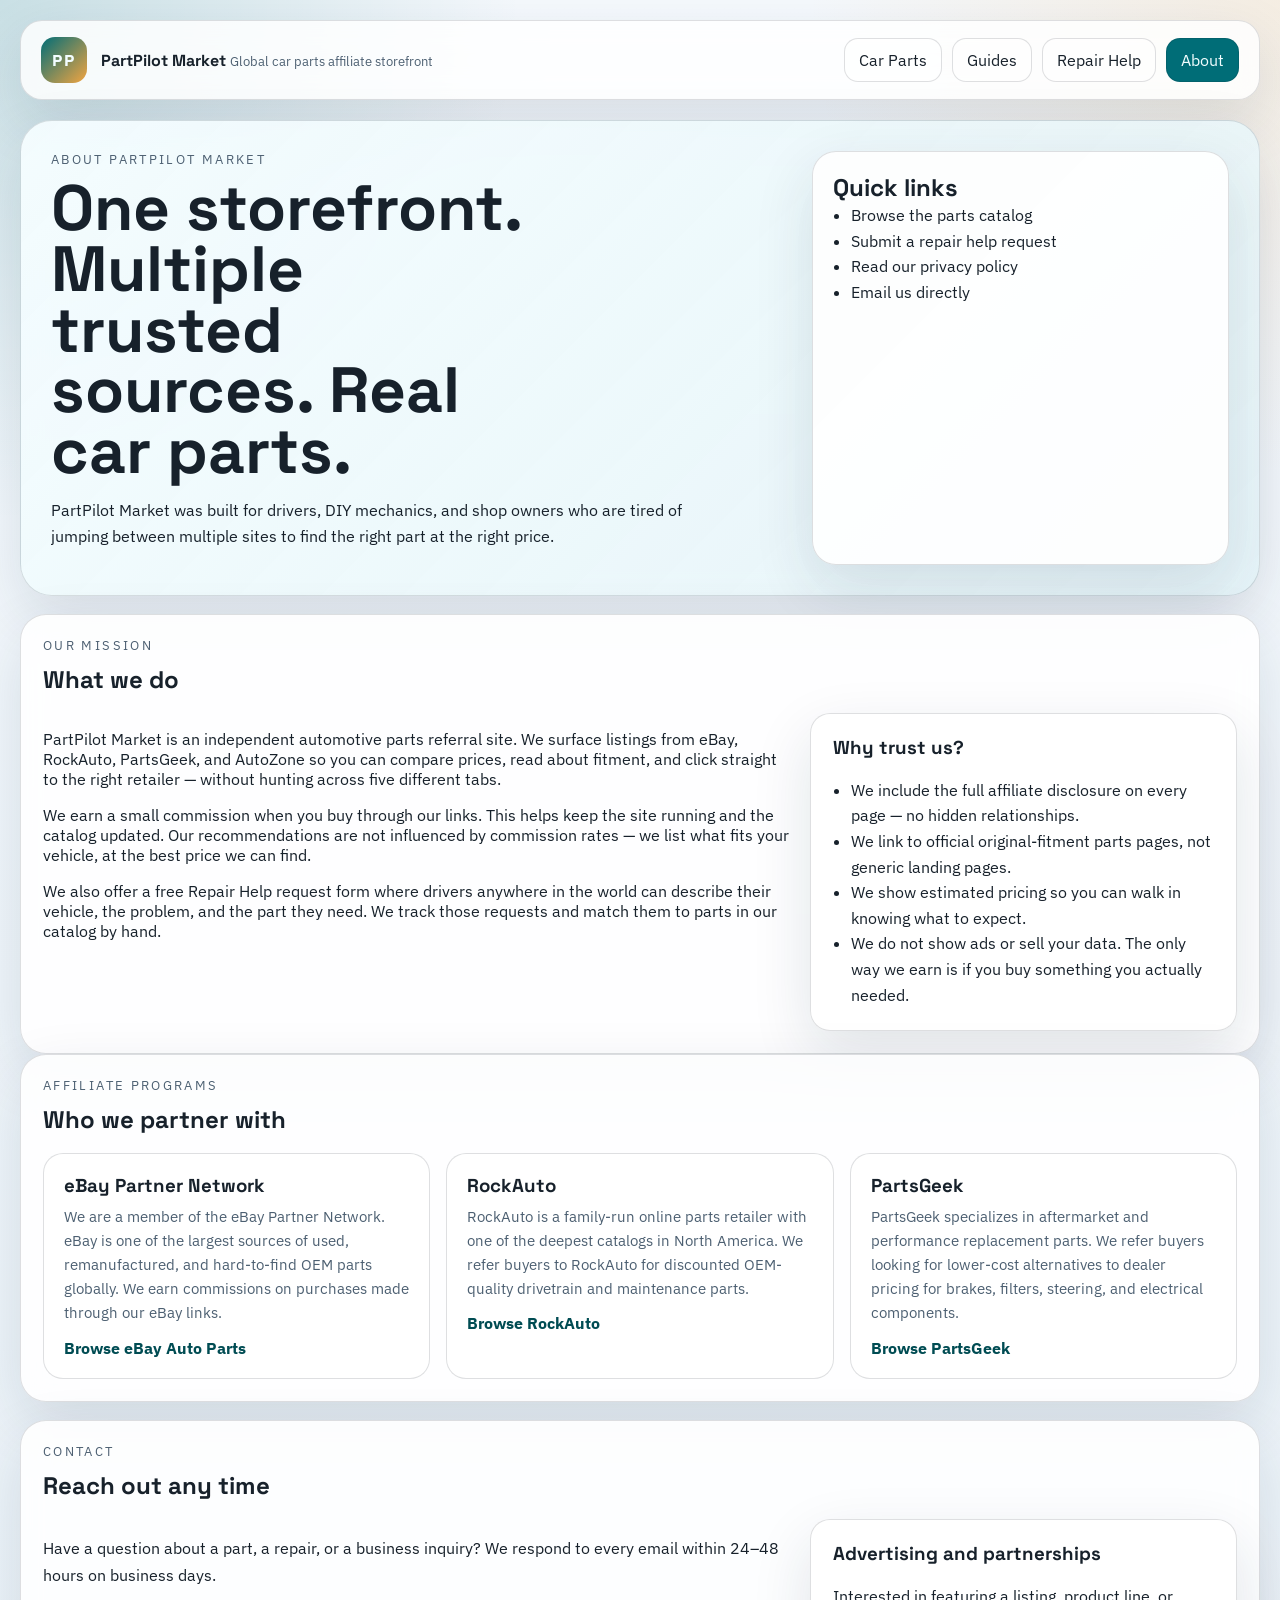
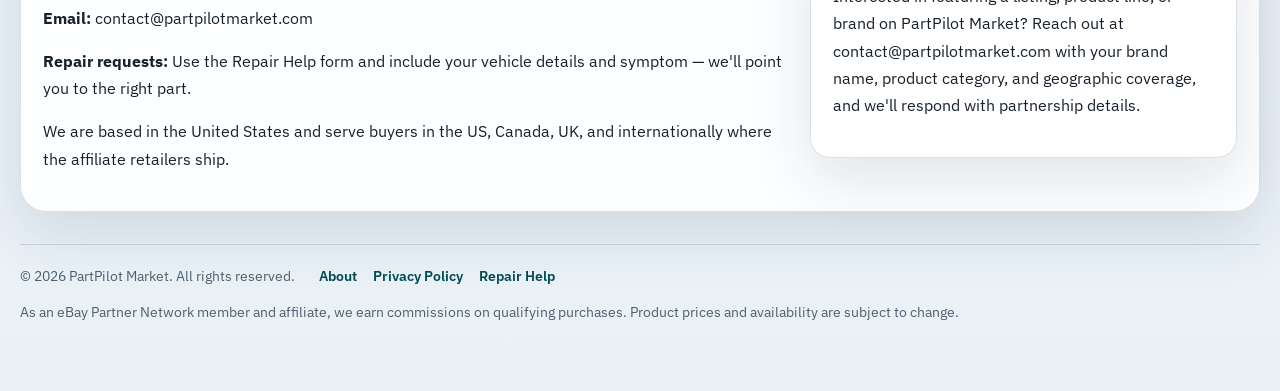
<file: about.html>
<!doctype html>
<html lang="en">
<head>
  <meta charset="utf-8">
  <meta name="viewport" content="width=device-width, initial-scale=1">
  <title>About – PartPilot Market</title>
  <link rel="preconnect" href="https://fonts.googleapis.com">
  <link rel="preconnect" href="https://fonts.gstatic.com" crossorigin>
  <link href="https://fonts.googleapis.com/css2?family=Space+Grotesk:wght@400;500;700&family=IBM+Plex+Sans:wght@400;500;600&display=swap" rel="stylesheet">
  <link rel="stylesheet" href="styles.css">
</head>
<body data-page="about">
  <div class="site-shell">
    <header class="topbar">
      <a class="brand" href="index.html">
        <span class="brand-mark">PP</span>
        <span>
          <strong>PartPilot Market</strong>
          <small>Global car parts affiliate storefront</small>
        </span>
      </a>
      <nav class="nav">
        <a class="nav-link" href="index.html">Car Parts</a>
        <a class="nav-link" href="index.html#car-guides">Guides</a>
        <a class="nav-link" href="repair-help.html">Repair Help</a>
        <a class="nav-link active" href="about.html">About</a>
      </nav>
    </header>

    <main>
      <section class="hero hero-about">
        <div>
          <p class="eyebrow">About PartPilot Market</p>
          <h1>One storefront. Multiple trusted sources. Real car parts.</h1>
          <p class="hero-copy">PartPilot Market was built for drivers, DIY mechanics, and shop owners who are tired of jumping between multiple sites to find the right part at the right price.</p>
        </div>
        <aside class="hero-panel">
          <h2>Quick links</h2>
          <ul class="check-list">
            <li><a href="index.html">Browse the parts catalog</a></li>
            <li><a href="repair-help.html">Submit a repair help request</a></li>
            <li><a href="privacy.html">Read our privacy policy</a></li>
            <li><a href="mailto:contact@partpilotmarket.com">Email us directly</a></li>
          </ul>
        </aside>
      </section>

      <section class="panel">
        <div class="section-head">
          <div>
            <p class="eyebrow">Our mission</p>
            <h2>What we do</h2>
          </div>
        </div>
        <div class="about-grid">
          <div>
            <p>PartPilot Market is an independent automotive parts referral site. We surface listings from eBay, RockAuto, PartsGeek, and AutoZone so you can compare prices, read about fitment, and click straight to the right retailer — without hunting across five different tabs.</p>
            <p>We earn a small commission when you buy through our links. This helps keep the site running and the catalog updated. Our recommendations are not influenced by commission rates — we list what fits your vehicle, at the best price we can find.</p>
            <p>We also offer a free <a href="repair-help.html">Repair Help request form</a> where drivers anywhere in the world can describe their vehicle, the problem, and the part they need. We track those requests and match them to parts in our catalog by hand.</p>
          </div>
          <aside class="panel about-aside">
            <h3>Why trust us?</h3>
            <ul class="stack-list">
              <li>We include the full affiliate disclosure on every page — no hidden relationships.</li>
              <li>We link to official original-fitment parts pages, not generic landing pages.</li>
              <li>We show estimated pricing so you can walk in knowing what to expect.</li>
              <li>We do not show ads or sell your data. The only way we earn is if you buy something you actually needed.</li>
            </ul>
          </aside>
        </div>
      </section>

      <section class="panel">
        <div class="section-head">
          <div>
            <p class="eyebrow">Affiliate programs</p>
            <h2>Who we partner with</h2>
          </div>
        </div>
        <div class="partner-grid">
          <div class="partner-card">
            <h3>eBay Partner Network</h3>
            <p>We are a member of the eBay Partner Network. eBay is one of the largest sources of used, remanufactured, and hard-to-find OEM parts globally. We earn commissions on purchases made through our eBay links.</p>
            <a class="text-link" href="https://www.ebay.com/b/Auto-Parts-and-Accessories/6028/bn_569479" target="_blank" rel="noreferrer">Browse eBay Auto Parts</a>
          </div>
          <div class="partner-card">
            <h3>RockAuto</h3>
            <p>RockAuto is a family-run online parts retailer with one of the deepest catalogs in North America. We refer buyers to RockAuto for discounted OEM-quality drivetrain and maintenance parts.</p>
            <a class="text-link" href="https://www.rockauto.com" target="_blank" rel="noreferrer">Browse RockAuto</a>
          </div>
          <div class="partner-card">
            <h3>PartsGeek</h3>
            <p>PartsGeek specializes in aftermarket and performance replacement parts. We refer buyers looking for lower-cost alternatives to dealer pricing for brakes, filters, steering, and electrical components.</p>
            <a class="text-link" href="https://www.partsgeek.com" target="_blank" rel="noreferrer">Browse PartsGeek</a>
          </div>
        </div>
      </section>

      <section class="panel contact-panel">
        <div class="section-head">
          <div>
            <p class="eyebrow">Contact</p>
            <h2>Reach out any time</h2>
          </div>
        </div>
        <div class="contact-grid">
          <div>
            <p>Have a question about a part, a repair, or a business inquiry? We respond to every email within 24–48 hours on business days.</p>
            <p><strong>Email:</strong> <a href="mailto:contact@partpilotmarket.com">contact@partpilotmarket.com</a></p>
            <p><strong>Repair requests:</strong> Use the <a href="repair-help.html">Repair Help form</a> and include your vehicle details and symptom — we'll point you to the right part.</p>
            <p>We are based in the United States and serve buyers in the US, Canada, UK, and internationally where the affiliate retailers ship.</p>
          </div>
          <aside class="panel about-aside">
            <h3>Advertising and partnerships</h3>
            <p>Interested in featuring a listing, product line, or brand on PartPilot Market? Reach out at <a href="mailto:contact@partpilotmarket.com">contact@partpilotmarket.com</a> with your brand name, product category, and geographic coverage, and we'll respond with partnership details.</p>
          </aside>
        </div>
      </section>
    </main>

    <footer class="site-footer">
      <div class="footer-inner">
        <span>&copy; 2026 PartPilot Market. All rights reserved.</span>
        <nav class="footer-nav">
          <a href="about.html">About</a>
          <a href="privacy.html">Privacy Policy</a>
          <a href="repair-help.html">Repair Help</a>
        </nav>
        <p class="fine-print footer-disclosure">As an eBay Partner Network member and affiliate, we earn commissions on qualifying purchases. Product prices and availability are subject to change.</p>
      </div>
    </footer>
  </div>
  <script src="app.js"></script>
</body>
</html>
</file>
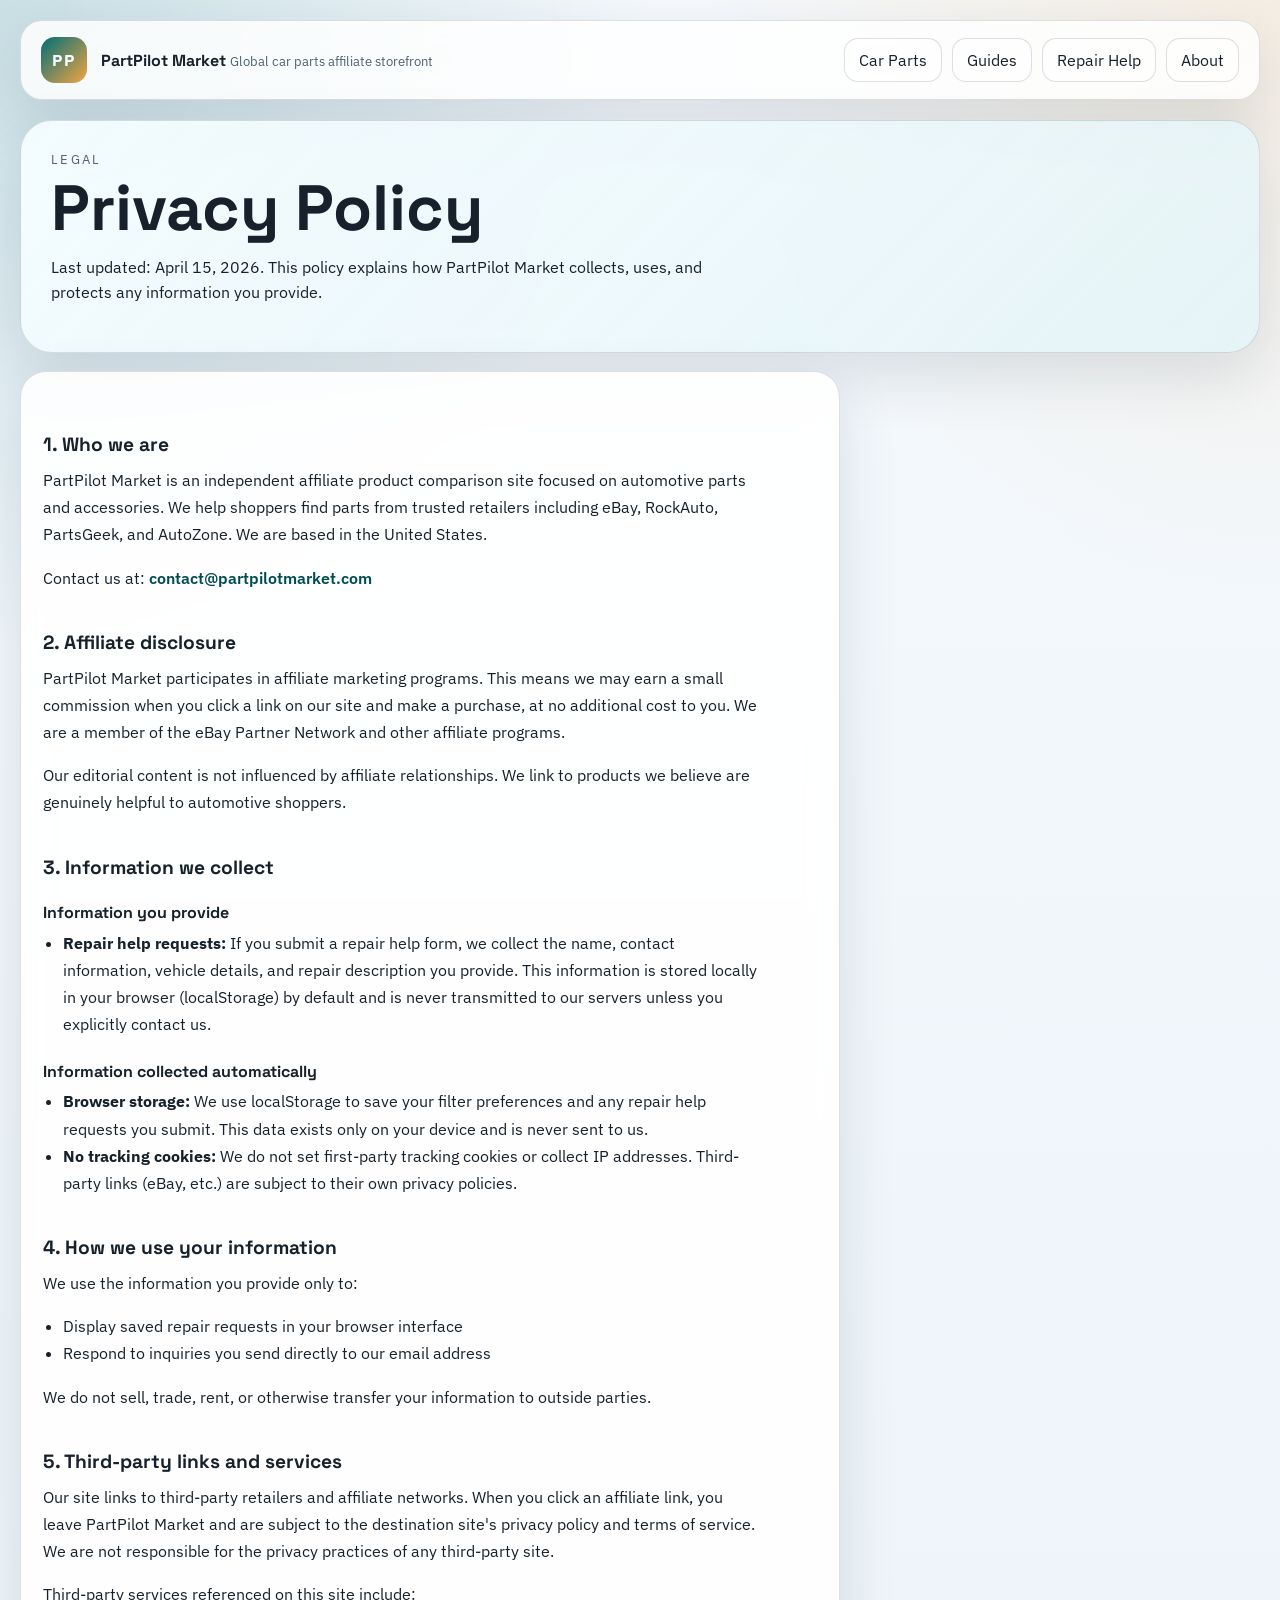
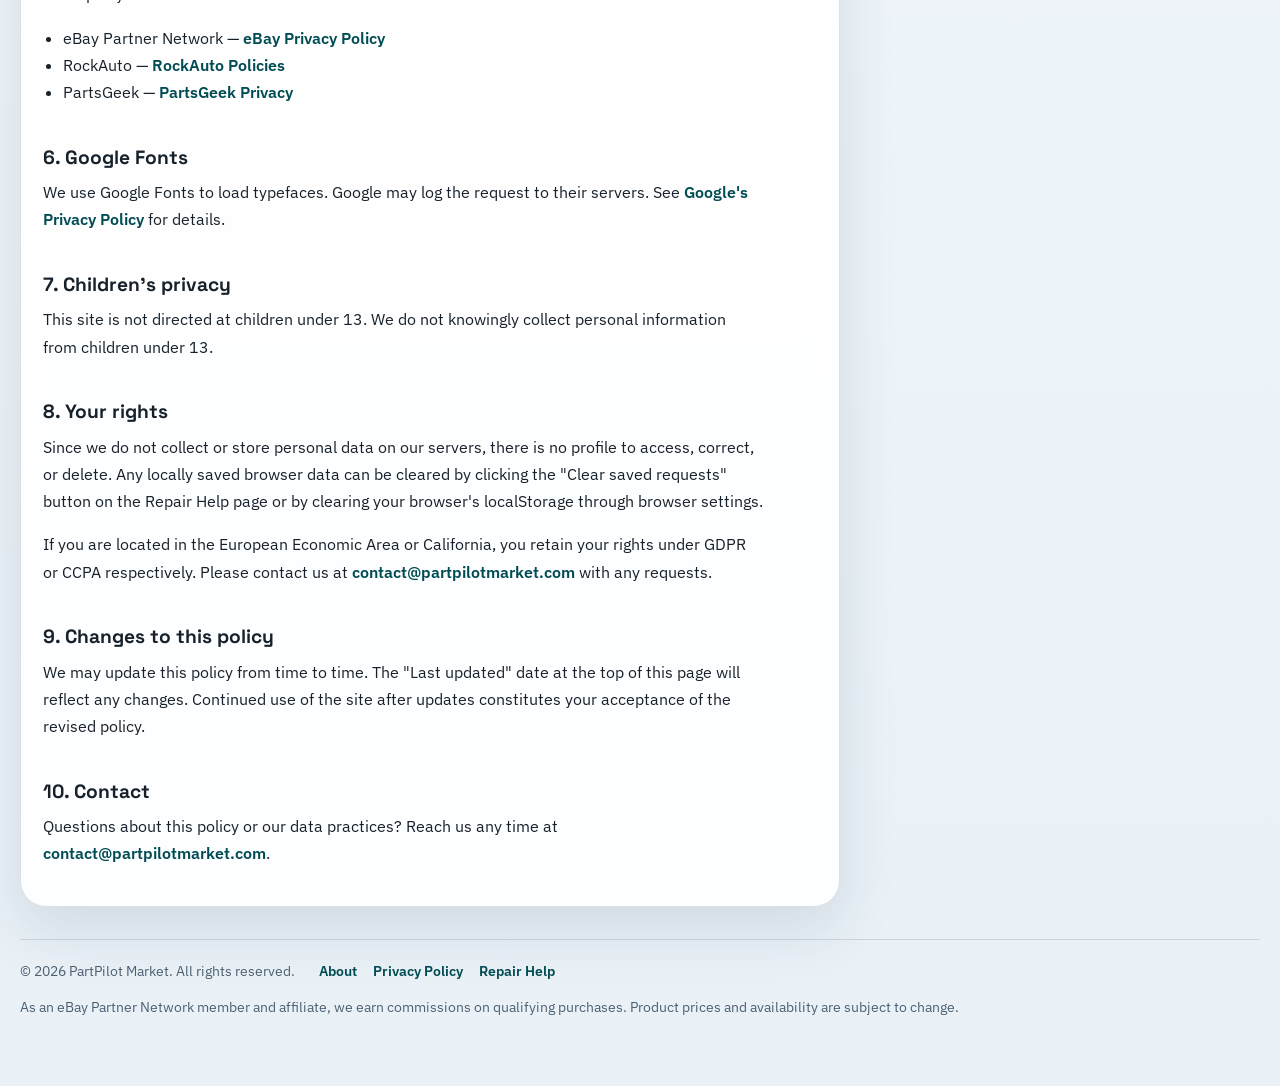
<file: privacy.html>
<!doctype html>
<html lang="en">
<head>
  <meta charset="utf-8">
  <meta name="viewport" content="width=device-width, initial-scale=1">
  <title>Privacy Policy – PartPilot Market</title>
  <link rel="preconnect" href="https://fonts.googleapis.com">
  <link rel="preconnect" href="https://fonts.gstatic.com" crossorigin>
  <link href="https://fonts.googleapis.com/css2?family=Space+Grotesk:wght@400;500;700&family=IBM+Plex+Sans:wght@400;500;600&display=swap" rel="stylesheet">
  <link rel="stylesheet" href="styles.css">
</head>
<body data-page="legal">
  <div class="site-shell">
    <header class="topbar">
      <a class="brand" href="index.html">
        <span class="brand-mark">PP</span>
        <span>
          <strong>PartPilot Market</strong>
          <small>Global car parts affiliate storefront</small>
        </span>
      </a>
      <nav class="nav">
        <a class="nav-link" href="index.html">Car Parts</a>
        <a class="nav-link" href="index.html#car-guides">Guides</a>
        <a class="nav-link" href="repair-help.html">Repair Help</a>
        <a class="nav-link" href="about.html">About</a>
      </nav>
    </header>

    <main>
      <section class="hero hero-legal">
        <div>
          <p class="eyebrow">Legal</p>
          <h1>Privacy Policy</h1>
          <p class="hero-copy">Last updated: April 15, 2026. This policy explains how PartPilot Market collects, uses, and protects any information you provide.</p>
        </div>
      </section>

      <section class="panel legal-panel">
        <div class="legal-body">

          <h2>1. Who we are</h2>
          <p>PartPilot Market is an independent affiliate product comparison site focused on automotive parts and accessories. We help shoppers find parts from trusted retailers including eBay, RockAuto, PartsGeek, and AutoZone. We are based in the United States.</p>
          <p>Contact us at: <a href="mailto:contact@partpilotmarket.com">contact@partpilotmarket.com</a></p>

          <h2>2. Affiliate disclosure</h2>
          <p>PartPilot Market participates in affiliate marketing programs. This means we may earn a small commission when you click a link on our site and make a purchase, at no additional cost to you. We are a member of the eBay Partner Network and other affiliate programs.</p>
          <p>Our editorial content is not influenced by affiliate relationships. We link to products we believe are genuinely helpful to automotive shoppers.</p>

          <h2>3. Information we collect</h2>
          <h3>Information you provide</h3>
          <ul>
            <li><strong>Repair help requests:</strong> If you submit a repair help form, we collect the name, contact information, vehicle details, and repair description you provide. This information is stored locally in your browser (localStorage) by default and is never transmitted to our servers unless you explicitly contact us.</li>
          </ul>
          <h3>Information collected automatically</h3>
          <ul>
            <li><strong>Browser storage:</strong> We use localStorage to save your filter preferences and any repair help requests you submit. This data exists only on your device and is never sent to us.</li>
            <li><strong>No tracking cookies:</strong> We do not set first-party tracking cookies or collect IP addresses. Third-party links (eBay, etc.) are subject to their own privacy policies.</li>
          </ul>

          <h2>4. How we use your information</h2>
          <p>We use the information you provide only to:</p>
          <ul>
            <li>Display saved repair requests in your browser interface</li>
            <li>Respond to inquiries you send directly to our email address</li>
          </ul>
          <p>We do not sell, trade, rent, or otherwise transfer your information to outside parties.</p>

          <h2>5. Third-party links and services</h2>
          <p>Our site links to third-party retailers and affiliate networks. When you click an affiliate link, you leave PartPilot Market and are subject to the destination site's privacy policy and terms of service. We are not responsible for the privacy practices of any third-party site.</p>
          <p>Third-party services referenced on this site include:</p>
          <ul>
            <li>eBay Partner Network — <a href="https://www.ebay.com/help/policies/member-behavior-policies/user-privacy-notice-privacy-policy?id=4260" target="_blank" rel="noreferrer">eBay Privacy Policy</a></li>
            <li>RockAuto — <a href="https://www.rockauto.com/en/policies/" target="_blank" rel="noreferrer">RockAuto Policies</a></li>
            <li>PartsGeek — <a href="https://www.partsgeek.com/privacy.html" target="_blank" rel="noreferrer">PartsGeek Privacy</a></li>
          </ul>

          <h2>6. Google Fonts</h2>
          <p>We use Google Fonts to load typefaces. Google may log the request to their servers. See <a href="https://policies.google.com/privacy" target="_blank" rel="noreferrer">Google's Privacy Policy</a> for details.</p>

          <h2>7. Children's privacy</h2>
          <p>This site is not directed at children under 13. We do not knowingly collect personal information from children under 13.</p>

          <h2>8. Your rights</h2>
          <p>Since we do not collect or store personal data on our servers, there is no profile to access, correct, or delete. Any locally saved browser data can be cleared by clicking the "Clear saved requests" button on the Repair Help page or by clearing your browser's localStorage through browser settings.</p>
          <p>If you are located in the European Economic Area or California, you retain your rights under GDPR or CCPA respectively. Please contact us at <a href="mailto:contact@partpilotmarket.com">contact@partpilotmarket.com</a> with any requests.</p>

          <h2>9. Changes to this policy</h2>
          <p>We may update this policy from time to time. The "Last updated" date at the top of this page will reflect any changes. Continued use of the site after updates constitutes your acceptance of the revised policy.</p>

          <h2>10. Contact</h2>
          <p>Questions about this policy or our data practices? Reach us any time at <a href="mailto:contact@partpilotmarket.com">contact@partpilotmarket.com</a>.</p>

        </div>
      </section>
    </main>

    <footer class="site-footer">
      <div class="footer-inner">
        <span>&copy; 2026 PartPilot Market. All rights reserved.</span>
        <nav class="footer-nav">
          <a href="about.html">About</a>
          <a href="privacy.html">Privacy Policy</a>
          <a href="repair-help.html">Repair Help</a>
        </nav>
        <p class="fine-print footer-disclosure">As an eBay Partner Network member and affiliate, we earn commissions on qualifying purchases. Product prices and availability are subject to change.</p>
      </div>
    </footer>
  </div>
  <script src="app.js"></script>
</body>
</html>
</file>
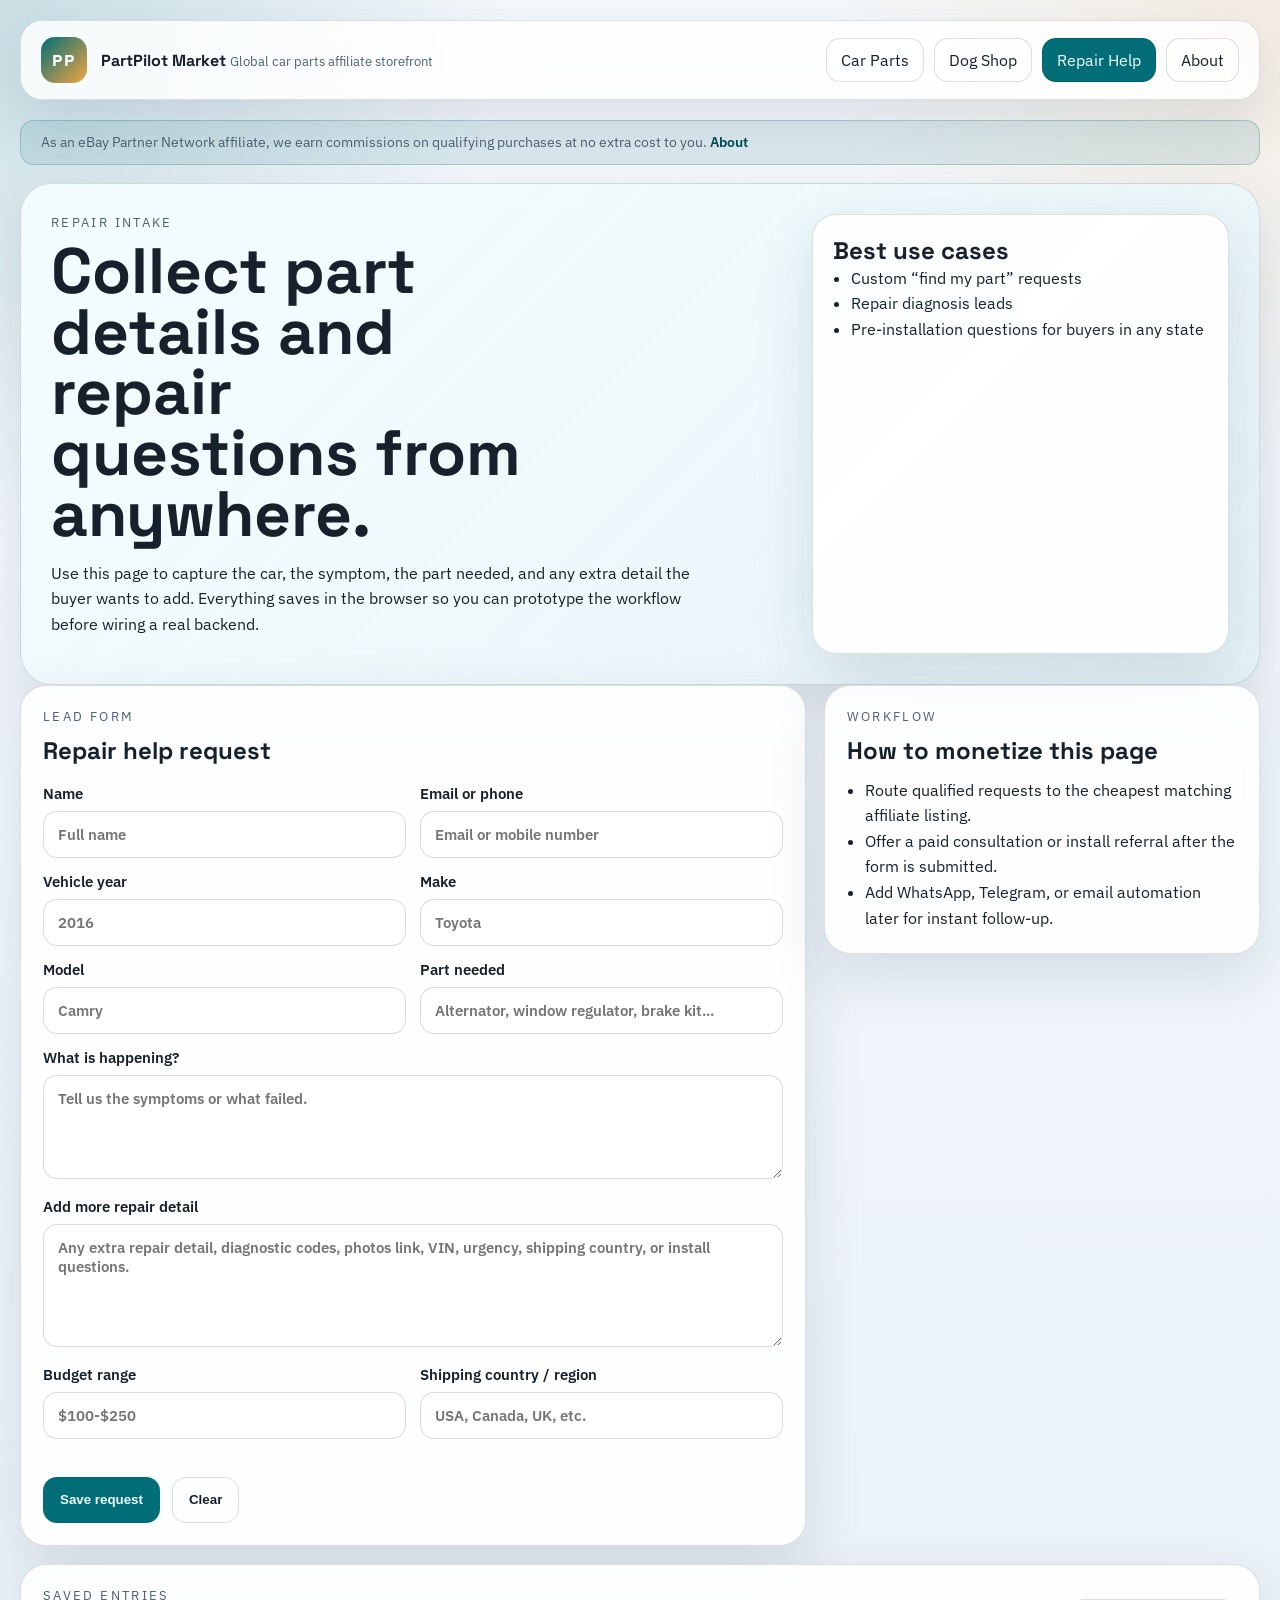
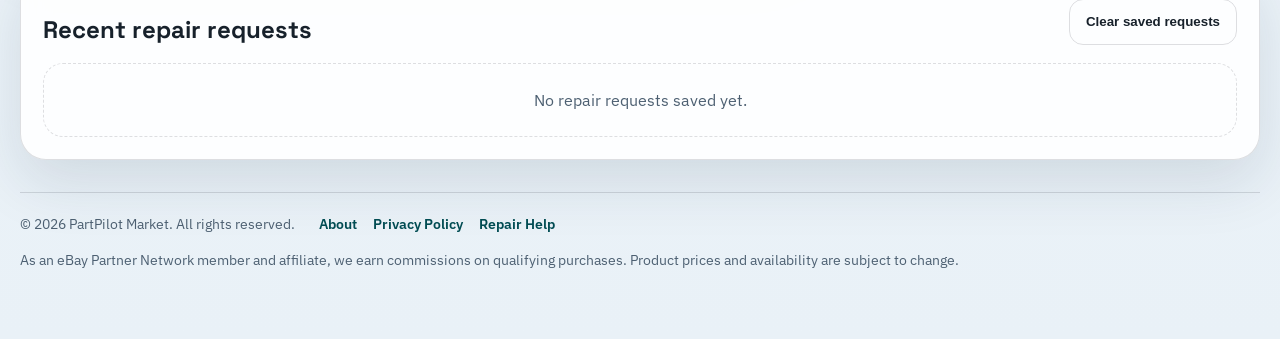
<file: repair-help.html>
<!doctype html>
<html lang="en">
<head>
  <meta charset="utf-8">
  <meta name="viewport" content="width=device-width, initial-scale=1">
  <title>PartPilot Repair Help</title>
  <link rel="preconnect" href="https://fonts.googleapis.com">
  <link rel="preconnect" href="https://fonts.gstatic.com" crossorigin>
  <link href="https://fonts.googleapis.com/css2?family=Space+Grotesk:wght@400;500;700&family=IBM+Plex+Sans:wght@400;500;600&display=swap" rel="stylesheet">
  <link rel="stylesheet" href="styles.css">
</head>
<body data-page="repair">
  <div class="site-shell">
    <header class="topbar">
      <a class="brand" href="index.html">
        <span class="brand-mark">PP</span>
        <span>
          <strong>PartPilot Market</strong>
          <small>Global car parts affiliate storefront</small>
        </span>
      </a>
      <nav class="nav">
        <a class="nav-link" href="index.html">Car Parts</a>
        <a class="nav-link" href="dogs.html">Dog Shop</a>
        <a class="nav-link active" href="repair-help.html">Repair Help</a>
        <a class="nav-link" href="about.html">About</a>
      </nav>
    </header>

    <div class="disclosure-banner">
      <p>As an eBay Partner Network affiliate, we earn commissions on qualifying purchases at no extra cost to you. <a href="about.html">About</a></p>
    </div>

    <main>
      <section class="hero hero-repair">
        <div>
          <p class="eyebrow">Repair intake</p>
          <h1>Collect part details and repair questions from anywhere.</h1>
          <p class="hero-copy">Use this page to capture the car, the symptom, the part needed, and any extra detail the buyer wants to add. Everything saves in the browser so you can prototype the workflow before wiring a real backend.</p>
        </div>
        <aside class="hero-panel">
          <h2>Best use cases</h2>
          <ul class="check-list">
            <li>Custom “find my part” requests</li>
            <li>Repair diagnosis leads</li>
            <li>Pre-installation questions for buyers in any state</li>
          </ul>
        </aside>
      </section>

      <section class="layout-grid repair-layout">
        <section class="panel form-panel">
          <div class="section-head">
            <div>
              <p class="eyebrow">Lead form</p>
              <h2>Repair help request</h2>
            </div>
          </div>
          <form id="repair-form" class="repair-form">
            <label>
              Name
              <input name="name" required placeholder="Full name">
            </label>
            <label>
              Email or phone
              <input name="contact" required placeholder="Email or mobile number">
            </label>
            <label>
              Vehicle year
              <input name="year" placeholder="2016">
            </label>
            <label>
              Make
              <input name="make" placeholder="Toyota">
            </label>
            <label>
              Model
              <input name="model" placeholder="Camry">
            </label>
            <label>
              Part needed
              <input name="part" required placeholder="Alternator, window regulator, brake kit...">
            </label>
            <label>
              What is happening?
              <textarea name="symptom" rows="4" required placeholder="Tell us the symptoms or what failed."></textarea>
            </label>
            <label>
              Add more repair detail
              <textarea name="details" rows="5" placeholder="Any extra repair detail, diagnostic codes, photos link, VIN, urgency, shipping country, or install questions."></textarea>
            </label>
            <label>
              Budget range
              <input name="budget" placeholder="$100-$250">
            </label>
            <label>
              Shipping country / region
              <input name="location" placeholder="USA, Canada, UK, etc.">
            </label>
            <div class="form-actions">
              <button class="button button-primary" type="submit">Save request</button>
              <button class="button button-secondary" type="reset">Clear</button>
            </div>
          </form>
        </section>

        <aside class="panel tips-panel">
          <div class="section-head compact">
            <div>
              <p class="eyebrow">Workflow</p>
              <h2>How to monetize this page</h2>
            </div>
          </div>
          <ul class="stack-list">
            <li>Route qualified requests to the cheapest matching affiliate listing.</li>
            <li>Offer a paid consultation or install referral after the form is submitted.</li>
            <li>Add WhatsApp, Telegram, or email automation later for instant follow-up.</li>
          </ul>
        </aside>
      </section>

      <section class="panel">
        <div class="section-head">
          <div>
            <p class="eyebrow">Saved entries</p>
            <h2>Recent repair requests</h2>
          </div>
          <button id="clear-requests" class="button button-secondary" type="button">Clear saved requests</button>
        </div>
        <div id="repair-requests" class="request-grid"></div>
      </section>
    </main>
    <footer class="site-footer">
      <div class="footer-inner">
        <span>&copy; 2026 PartPilot Market. All rights reserved.</span>
        <nav class="footer-nav">
          <a href="about.html">About</a>
          <a href="privacy.html">Privacy Policy</a>
          <a href="repair-help.html">Repair Help</a>
        </nav>
        <p class="fine-print footer-disclosure">As an eBay Partner Network member and affiliate, we earn commissions on qualifying purchases. Product prices and availability are subject to change.</p>
      </div>
    </footer>
  </div>
  <script src="app.js"></script>
</body>
</html>
</file>
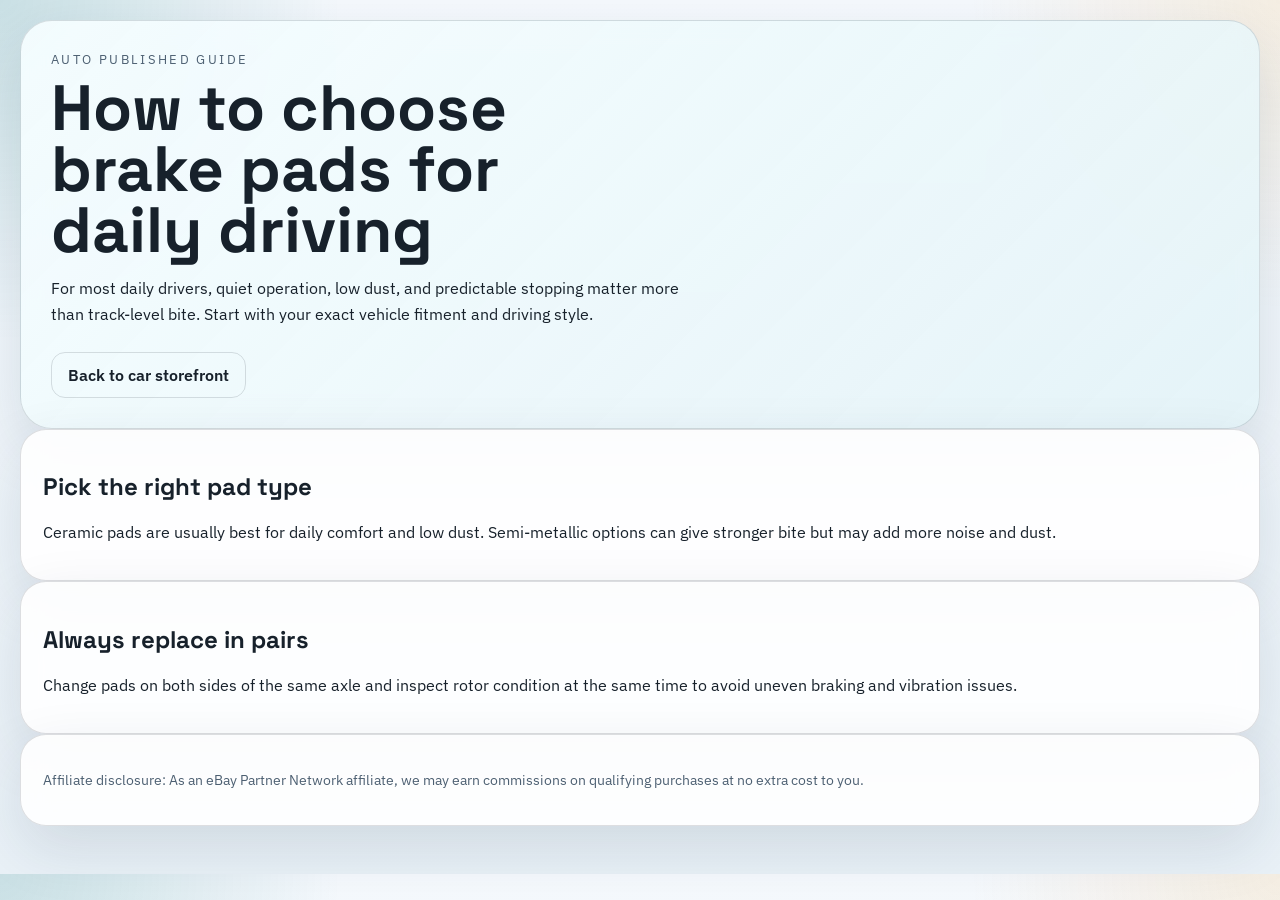
<file: posts/2026-04-15-how-to-choose-brake-pads-for-daily-driving.html>
<!doctype html>
<html lang="en">
<head>
  <meta charset="utf-8">
  <meta name="viewport" content="width=device-width, initial-scale=1">
  <title>How to choose brake pads for daily driving</title>
  <link rel="preconnect" href="https://fonts.googleapis.com">
  <link rel="preconnect" href="https://fonts.gstatic.com" crossorigin>
  <link href="https://fonts.googleapis.com/css2?family=Space+Grotesk:wght@400;500;700&family=IBM+Plex+Sans:wght@400;500;600&display=swap" rel="stylesheet">
  <link rel="stylesheet" href="../styles.css">
</head>
<body>
  <div class="site-shell">
    <main>
      <section class="hero">
        <div>
          <p class="eyebrow">Auto published guide</p>
          <h1>How to choose brake pads for daily driving</h1>
          <p class="hero-copy">For most daily drivers, quiet operation, low dust, and predictable stopping matter more than track-level bite. Start with your exact vehicle fitment and driving style.</p>
          <div class="hero-actions">
            <a class="button button-secondary" href="../index.html">Back to car storefront</a>
          </div>
        </div>
      </section>
      <section class="panel">
        <h2>Pick the right pad type</h2>
        <p>Ceramic pads are usually best for daily comfort and low dust. Semi-metallic options can give stronger bite but may add more noise and dust.</p>
      </section>
      <section class="panel">
        <h2>Always replace in pairs</h2>
        <p>Change pads on both sides of the same axle and inspect rotor condition at the same time to avoid uneven braking and vibration issues.</p>
      </section>
      <section class="panel">
        <p class="fine-print">Affiliate disclosure: As an eBay Partner Network affiliate, we may earn commissions on qualifying purchases at no extra cost to you.</p>
      </section>
    </main>
  </div>
</body>
</html>
</file>
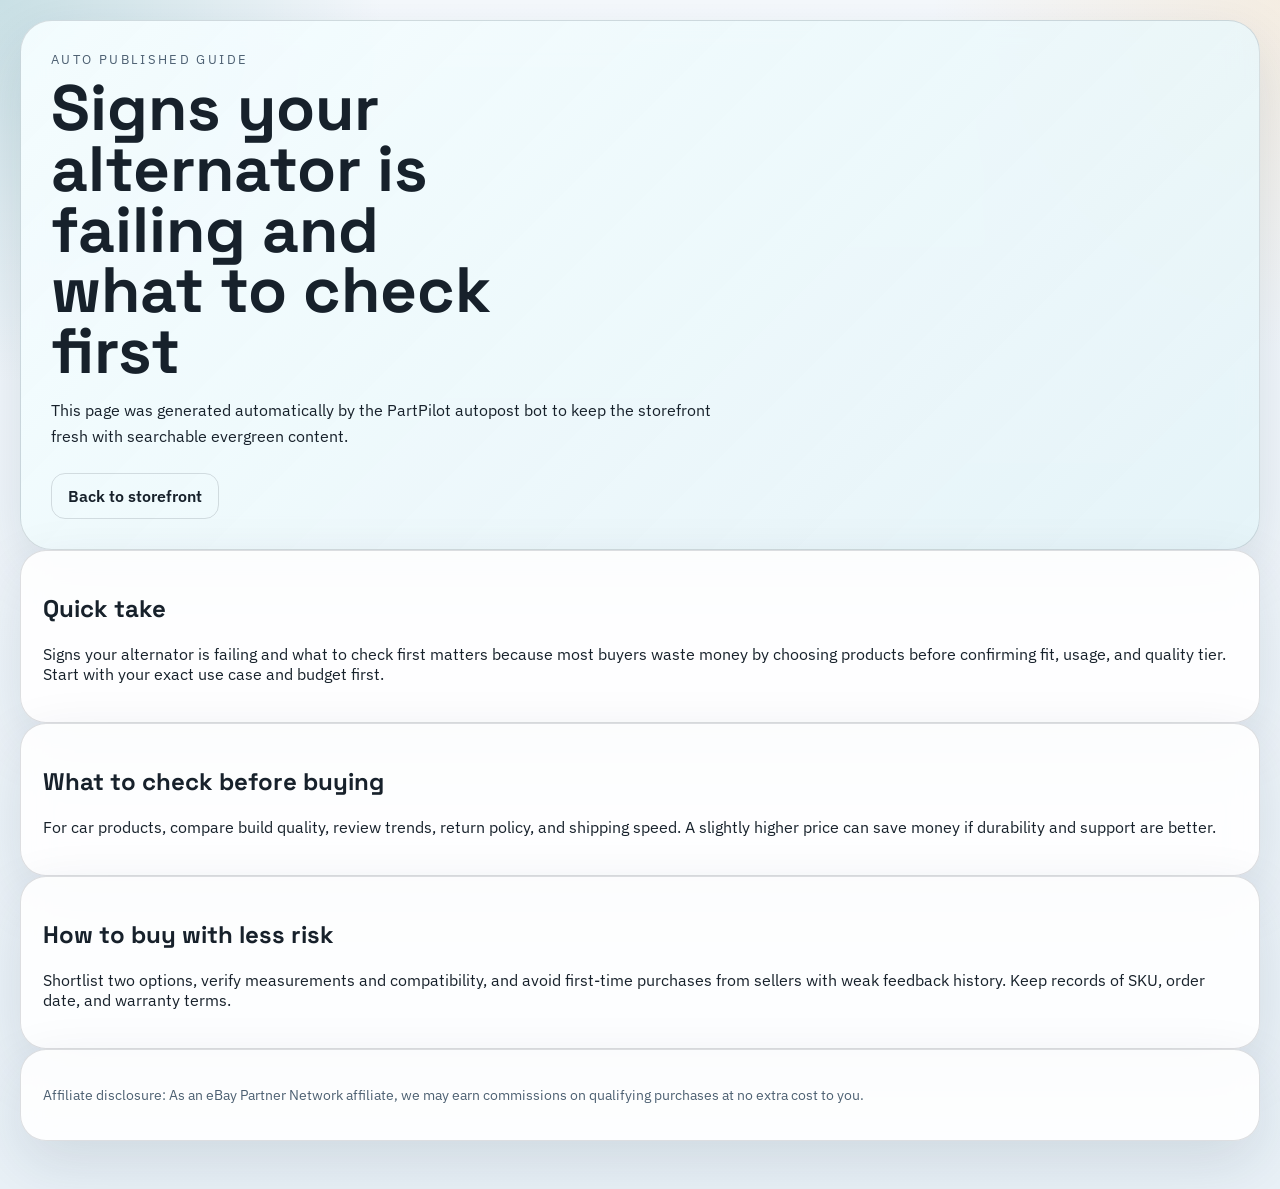
<file: posts/2026-04-15-signs-your-alternator-is-failing-and-what-to-check-first.html>
<!doctype html>
<html lang="en">
<head>
  <meta charset="utf-8">
  <meta name="viewport" content="width=device-width, initial-scale=1">
  <title>Signs your alternator is failing and what to check first</title>
  <link rel="preconnect" href="https://fonts.googleapis.com">
  <link rel="preconnect" href="https://fonts.gstatic.com" crossorigin>
  <link href="https://fonts.googleapis.com/css2?family=Space+Grotesk:wght@400;500;700&family=IBM+Plex+Sans:wght@400;500;600&display=swap" rel="stylesheet">
  <link rel="stylesheet" href="../styles.css">
</head>
<body>
  <div class="site-shell">
    <main>
      <section class="hero">
        <div>
          <p class="eyebrow">Auto published guide</p>
          <h1>Signs your alternator is failing and what to check first</h1>
          <p class="hero-copy">This page was generated automatically by the PartPilot autopost bot to keep the storefront fresh with searchable evergreen content.</p>
          <div class="hero-actions">
            <a class="button button-secondary" href="../index.html">Back to storefront</a>
          </div>
        </div>
      </section>
      <section class="panel"><h2>Quick take</h2><p>Signs your alternator is failing and what to check first matters because most buyers waste money by choosing products before confirming fit, usage, and quality tier. Start with your exact use case and budget first.</p></section>
      <section class="panel"><h2>What to check before buying</h2><p>For car products, compare build quality, review trends, return policy, and shipping speed. A slightly higher price can save money if durability and support are better.</p></section>
      <section class="panel"><h2>How to buy with less risk</h2><p>Shortlist two options, verify measurements and compatibility, and avoid first-time purchases from sellers with weak feedback history. Keep records of SKU, order date, and warranty terms.</p></section>
      <section class="panel">
        <p class="fine-print">Affiliate disclosure: As an eBay Partner Network affiliate, we may earn commissions on qualifying purchases at no extra cost to you.</p>
      </section>
    </main>
  </div>
</body>
</html>
</file>
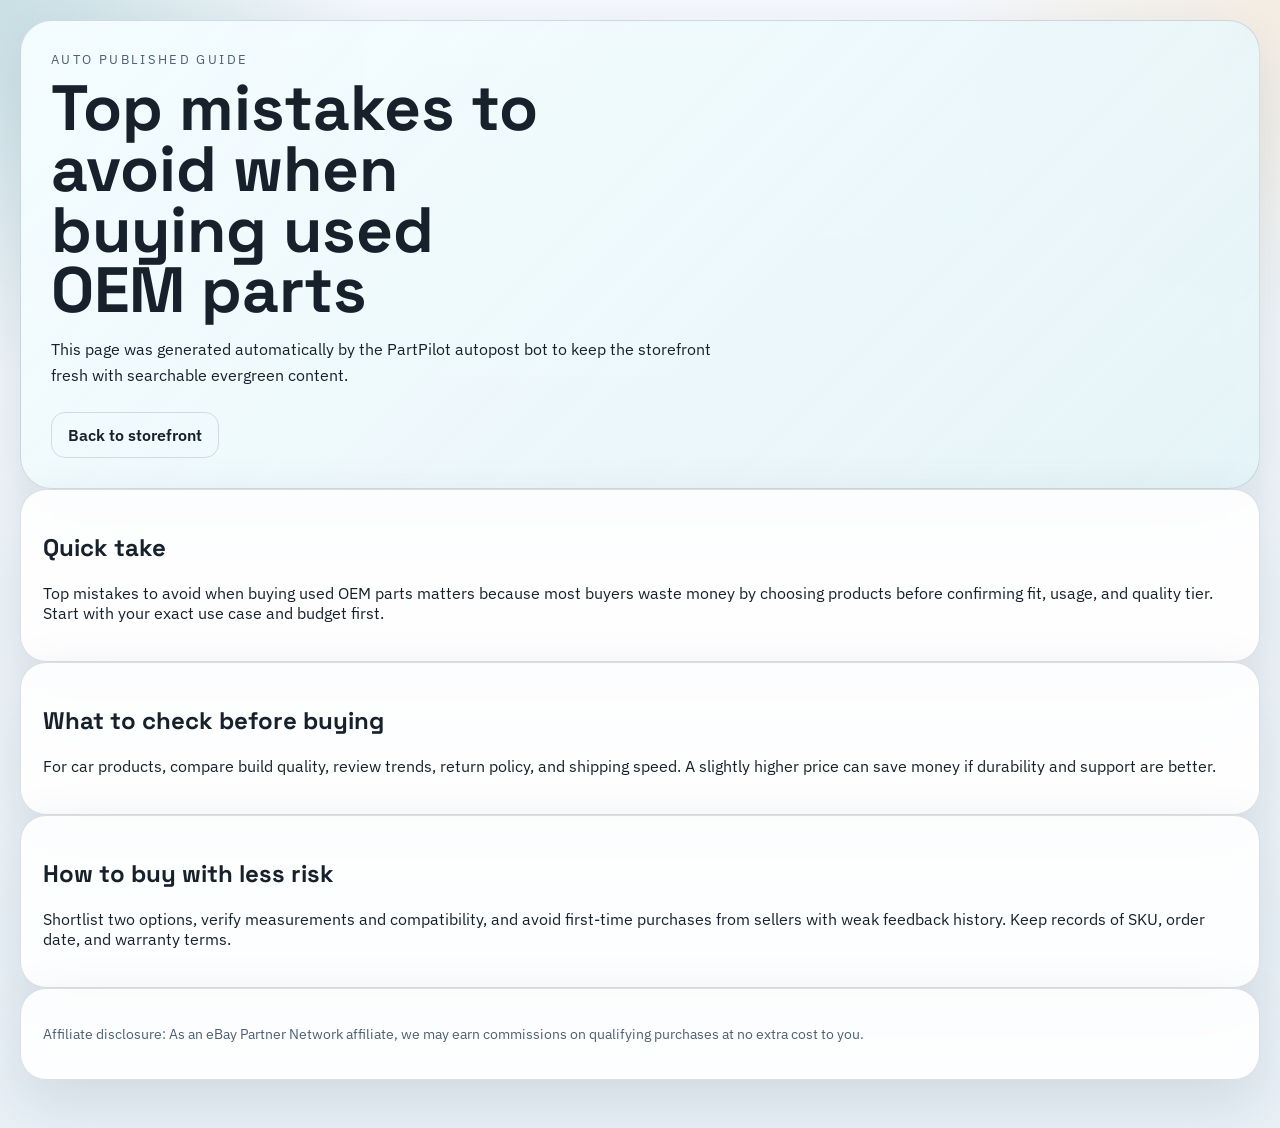
<file: posts/2026-04-15-top-mistakes-to-avoid-when-buying-used-oem-parts.html>
<!doctype html>
<html lang="en">
<head>
  <meta charset="utf-8">
  <meta name="viewport" content="width=device-width, initial-scale=1">
  <title>Top mistakes to avoid when buying used OEM parts</title>
  <link rel="preconnect" href="https://fonts.googleapis.com">
  <link rel="preconnect" href="https://fonts.gstatic.com" crossorigin>
  <link href="https://fonts.googleapis.com/css2?family=Space+Grotesk:wght@400;500;700&family=IBM+Plex+Sans:wght@400;500;600&display=swap" rel="stylesheet">
  <link rel="stylesheet" href="../styles.css">
</head>
<body>
  <div class="site-shell">
    <main>
      <section class="hero">
        <div>
          <p class="eyebrow">Auto published guide</p>
          <h1>Top mistakes to avoid when buying used OEM parts</h1>
          <p class="hero-copy">This page was generated automatically by the PartPilot autopost bot to keep the storefront fresh with searchable evergreen content.</p>
          <div class="hero-actions">
            <a class="button button-secondary" href="../index.html">Back to storefront</a>
          </div>
        </div>
      </section>
      <section class="panel"><h2>Quick take</h2><p>Top mistakes to avoid when buying used OEM parts matters because most buyers waste money by choosing products before confirming fit, usage, and quality tier. Start with your exact use case and budget first.</p></section>
      <section class="panel"><h2>What to check before buying</h2><p>For car products, compare build quality, review trends, return policy, and shipping speed. A slightly higher price can save money if durability and support are better.</p></section>
      <section class="panel"><h2>How to buy with less risk</h2><p>Shortlist two options, verify measurements and compatibility, and avoid first-time purchases from sellers with weak feedback history. Keep records of SKU, order date, and warranty terms.</p></section>
      <section class="panel">
        <p class="fine-print">Affiliate disclosure: As an eBay Partner Network affiliate, we may earn commissions on qualifying purchases at no extra cost to you.</p>
      </section>
    </main>
  </div>
</body>
</html>
</file>
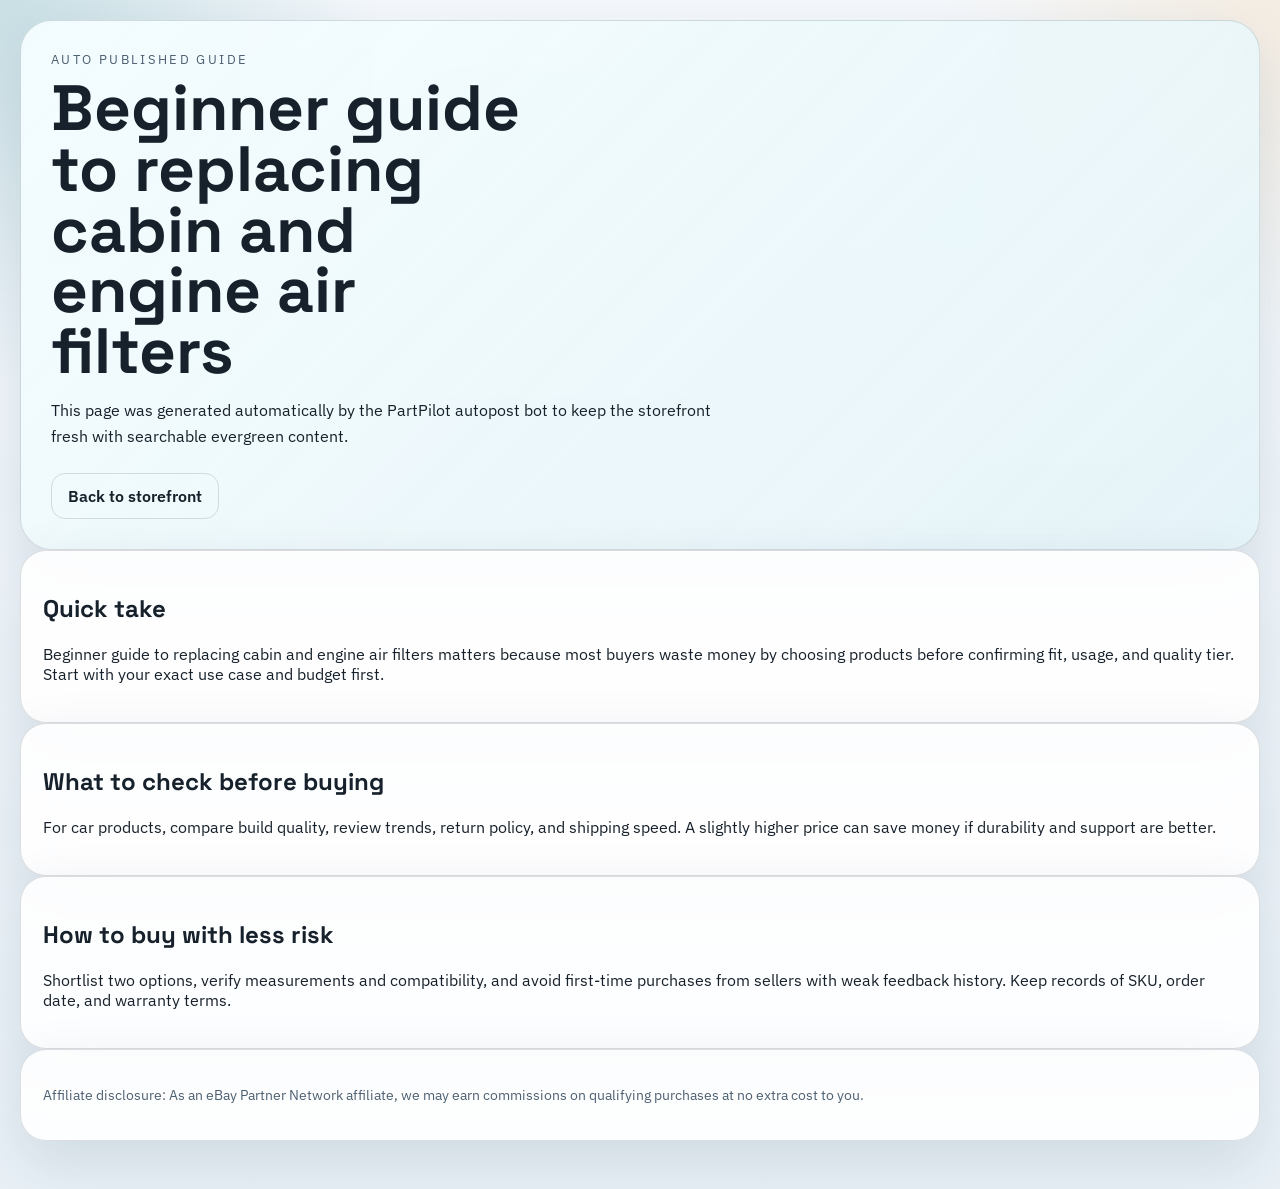
<file: posts/2026-04-16-beginner-guide-to-replacing-cabin-and-engine-air-filters.html>
<!doctype html>
<html lang="en">
<head>
  <meta charset="utf-8">
  <meta name="viewport" content="width=device-width, initial-scale=1">
  <title>Beginner guide to replacing cabin and engine air filters</title>
  <link rel="preconnect" href="https://fonts.googleapis.com">
  <link rel="preconnect" href="https://fonts.gstatic.com" crossorigin>
  <link href="https://fonts.googleapis.com/css2?family=Space+Grotesk:wght@400;500;700&family=IBM+Plex+Sans:wght@400;500;600&display=swap" rel="stylesheet">
  <link rel="stylesheet" href="../styles.css">
</head>
<body>
  <div class="site-shell">
    <main>
      <section class="hero">
        <div>
          <p class="eyebrow">Auto published guide</p>
          <h1>Beginner guide to replacing cabin and engine air filters</h1>
          <p class="hero-copy">This page was generated automatically by the PartPilot autopost bot to keep the storefront fresh with searchable evergreen content.</p>
          <div class="hero-actions">
            <a class="button button-secondary" href="../index.html">Back to storefront</a>
          </div>
        </div>
      </section>
      <section class="panel"><h2>Quick take</h2><p>Beginner guide to replacing cabin and engine air filters matters because most buyers waste money by choosing products before confirming fit, usage, and quality tier. Start with your exact use case and budget first.</p></section>
      <section class="panel"><h2>What to check before buying</h2><p>For car products, compare build quality, review trends, return policy, and shipping speed. A slightly higher price can save money if durability and support are better.</p></section>
      <section class="panel"><h2>How to buy with less risk</h2><p>Shortlist two options, verify measurements and compatibility, and avoid first-time purchases from sellers with weak feedback history. Keep records of SKU, order date, and warranty terms.</p></section>
      <section class="panel">
        <p class="fine-print">Affiliate disclosure: As an eBay Partner Network affiliate, we may earn commissions on qualifying purchases at no extra cost to you.</p>
      </section>
    </main>
  </div>
</body>
</html>
</file>
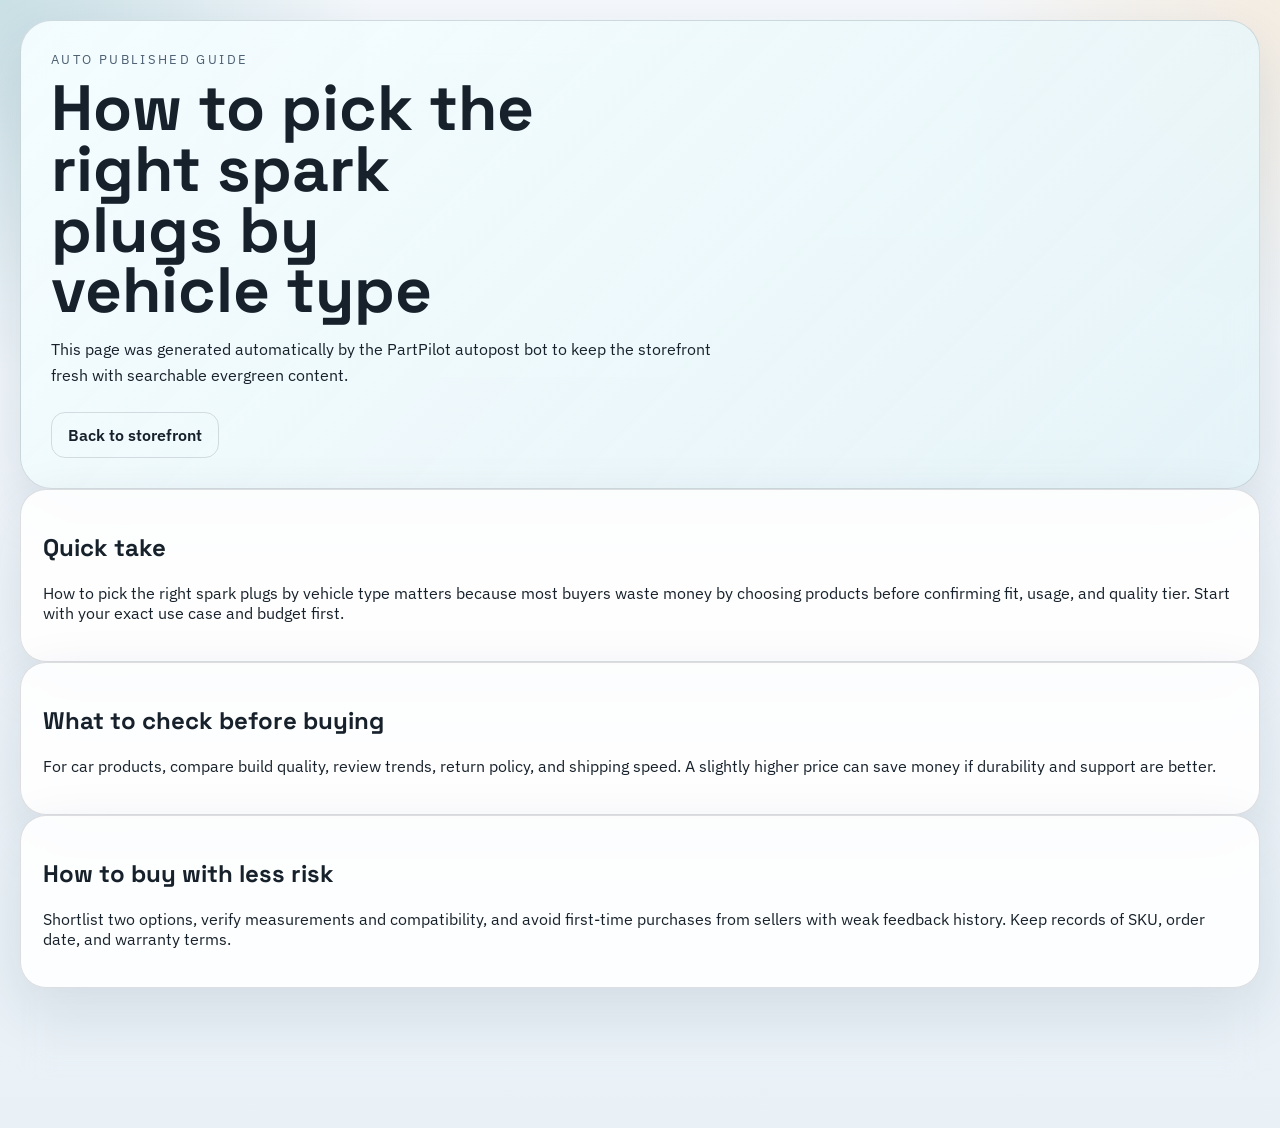
<file: posts/2026-04-16-how-to-pick-the-right-spark-plugs-by-vehicle-type.html>
<!doctype html>
<html lang="en">
<head>
  <meta charset="utf-8">
  <meta name="viewport" content="width=device-width, initial-scale=1">
  <title>How to pick the right spark plugs by vehicle type</title>
  <link rel="preconnect" href="https://fonts.googleapis.com">
  <link rel="preconnect" href="https://fonts.gstatic.com" crossorigin>
  <link href="https://fonts.googleapis.com/css2?family=Space+Grotesk:wght@400;500;700&family=IBM+Plex+Sans:wght@400;500;600&display=swap" rel="stylesheet">
  <link rel="stylesheet" href="../styles.css">
</head>
<body>
  <div class="site-shell">
    <main>
      <section class="hero">
        <div>
          <p class="eyebrow">Auto published guide</p>
          <h1>How to pick the right spark plugs by vehicle type</h1>
          <p class="hero-copy">This page was generated automatically by the PartPilot autopost bot to keep the storefront fresh with searchable evergreen content.</p>
          <div class="hero-actions">
            <a class="button button-secondary" href="../index.html">Back to storefront</a>
          </div>
        </div>
      </section>
      <section class="panel"><h2>Quick take</h2><p>How to pick the right spark plugs by vehicle type matters because most buyers waste money by choosing products before confirming fit, usage, and quality tier. Start with your exact use case and budget first.</p></section>
      <section class="panel"><h2>What to check before buying</h2><p>For car products, compare build quality, review trends, return policy, and shipping speed. A slightly higher price can save money if durability and support are better.</p></section>
      <section class="panel"><h2>How to buy with less risk</h2><p>Shortlist two options, verify measurements and compatibility, and avoid first-time purchases from sellers with weak feedback history. Keep records of SKU, order date, and warranty terms.</p></section>
      <section class="panel">
        <p class="fine-print">Affiliate disclosure: As an eBay Partner Network affiliate, we may earn commissions on qualifying purchases at no extra cost to you.</p>
      </section>
    </main>
  </div>
</body>
</html>
</file>
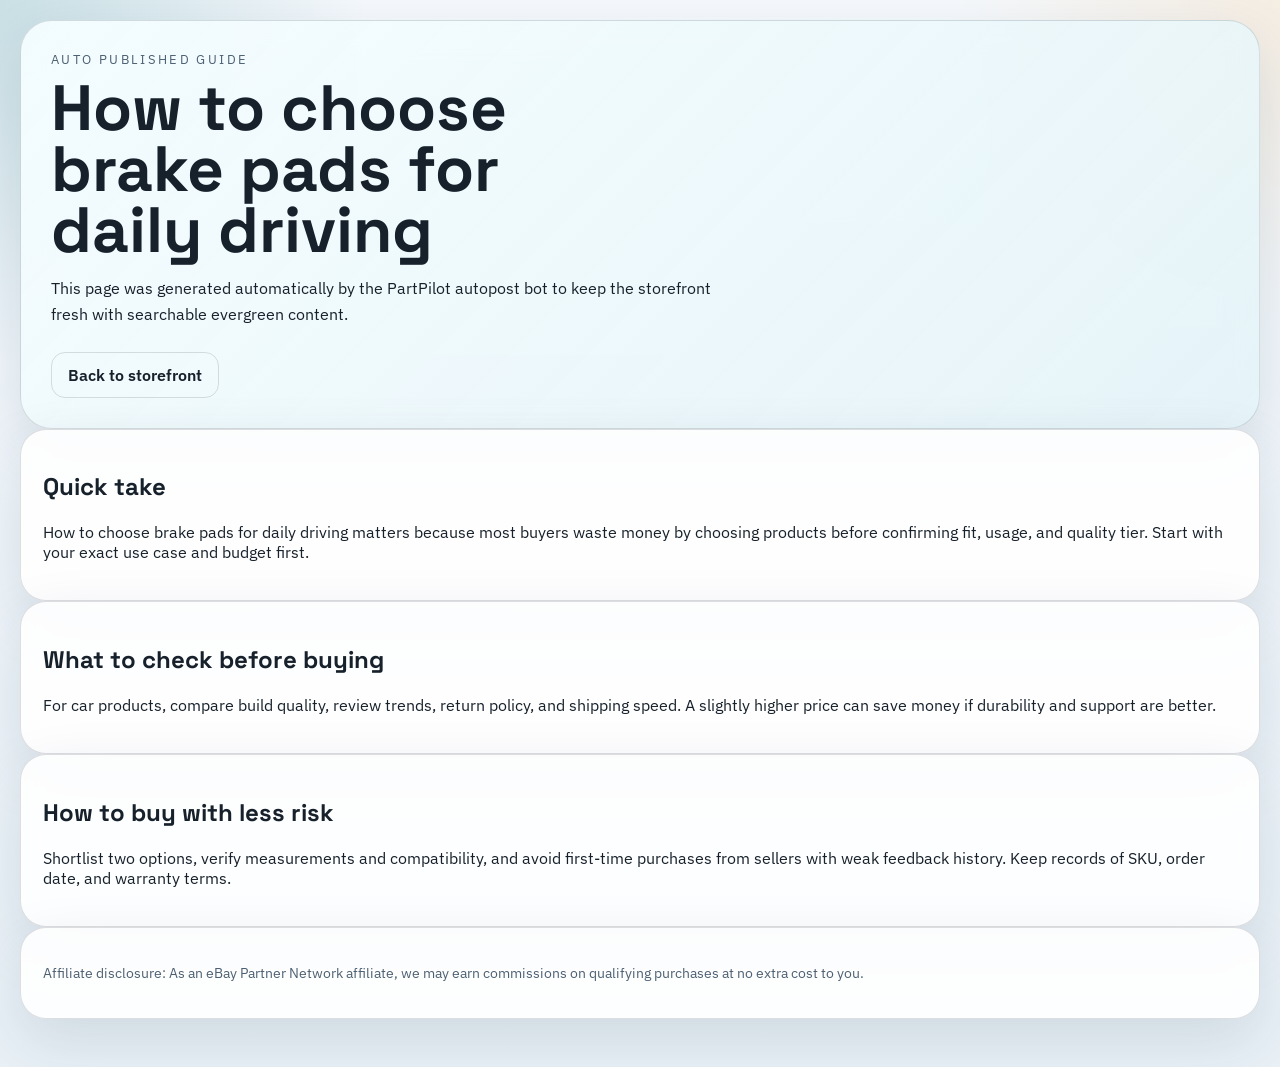
<file: posts/2026-04-17-how-to-choose-brake-pads-for-daily-driving.html>
<!doctype html>
<html lang="en">
<head>
  <meta charset="utf-8">
  <meta name="viewport" content="width=device-width, initial-scale=1">
  <title>How to choose brake pads for daily driving</title>
  <link rel="preconnect" href="https://fonts.googleapis.com">
  <link rel="preconnect" href="https://fonts.gstatic.com" crossorigin>
  <link href="https://fonts.googleapis.com/css2?family=Space+Grotesk:wght@400;500;700&family=IBM+Plex+Sans:wght@400;500;600&display=swap" rel="stylesheet">
  <link rel="stylesheet" href="../styles.css">
</head>
<body>
  <div class="site-shell">
    <main>
      <section class="hero">
        <div>
          <p class="eyebrow">Auto published guide</p>
          <h1>How to choose brake pads for daily driving</h1>
          <p class="hero-copy">This page was generated automatically by the PartPilot autopost bot to keep the storefront fresh with searchable evergreen content.</p>
          <div class="hero-actions">
            <a class="button button-secondary" href="../index.html">Back to storefront</a>
          </div>
        </div>
      </section>
      <section class="panel"><h2>Quick take</h2><p>How to choose brake pads for daily driving matters because most buyers waste money by choosing products before confirming fit, usage, and quality tier. Start with your exact use case and budget first.</p></section>
      <section class="panel"><h2>What to check before buying</h2><p>For car products, compare build quality, review trends, return policy, and shipping speed. A slightly higher price can save money if durability and support are better.</p></section>
      <section class="panel"><h2>How to buy with less risk</h2><p>Shortlist two options, verify measurements and compatibility, and avoid first-time purchases from sellers with weak feedback history. Keep records of SKU, order date, and warranty terms.</p></section>
      <section class="panel">
        <p class="fine-print">Affiliate disclosure: As an eBay Partner Network affiliate, we may earn commissions on qualifying purchases at no extra cost to you.</p>
      </section>
    </main>
  </div>
</body>
</html>
</file>
<file: styles.css>
:root {
  --bg: #eef3f8;
  --paper: rgba(255, 255, 255, 0.9);
  --ink: #17212b;
  --muted: #4d6072;
  --line: rgba(23, 33, 43, 0.14);
  --accent: #006d77;
  --accent-deep: #004c53;
  --accent-soft: #ccebed;
  --olive: #22526d;
  --gold: #f2a541;
  --shadow: 0 22px 60px rgba(19, 39, 63, 0.12);
}

* {
  box-sizing: border-box;
}

html {
  scroll-behavior: smooth;
}

body {
  margin: 0;
  color: var(--ink);
  font-family: "IBM Plex Sans", sans-serif;
  background:
    radial-gradient(circle at top left, rgba(0, 109, 119, 0.18), transparent 22%),
    radial-gradient(circle at top right, rgba(242, 165, 65, 0.14), transparent 20%),
    linear-gradient(180deg, #f5f9fd 0%, #e9f1f7 100%);
}

a {
  color: inherit;
  text-decoration: none;
}

.site-shell {
  width: min(1240px, calc(100% - 32px));
  margin: 0 auto;
  padding: 20px 0 48px;
}

.topbar,
.panel,
.hero {
  backdrop-filter: blur(14px);
}

.topbar {
  display: flex;
  align-items: center;
  justify-content: space-between;
  gap: 16px;
  margin-bottom: 20px;
  padding: 16px 20px;
  background: rgba(255, 255, 255, 0.82);
  border: 1px solid var(--line);
  border-radius: 22px;
  box-shadow: var(--shadow);
}

.brand {
  display: inline-flex;
  align-items: center;
  gap: 14px;
}

.brand strong,
h1,
h2,
h3 {
  font-family: "Space Grotesk", sans-serif;
}

.brand small,
.stat-label,
.eyebrow,
.fine-print {
  color: var(--muted);
}

.brand-mark {
  display: grid;
  place-items: center;
  width: 46px;
  height: 46px;
  border-radius: 14px;
  background: linear-gradient(135deg, var(--accent), var(--gold));
  color: #f3fdff;
  font-weight: 700;
  letter-spacing: 0.04em;
}

.nav {
  display: flex;
  flex-wrap: wrap;
  gap: 10px;
}

.nav-link,
.button,
.pill,
input,
select,
textarea {
  border-radius: 14px;
}

.nav-link {
  padding: 11px 14px;
  border: 1px solid var(--line);
  background: rgba(255, 255, 255, 0.48);
}

.nav-link.active {
  background: var(--accent);
  color: #f2feff;
}

.hero {
  display: grid;
  grid-template-columns: minmax(0, 1.6fr) minmax(280px, 0.9fr);
  gap: 20px;
  padding: 30px;
  background: linear-gradient(135deg, rgba(245, 253, 255, 0.94), rgba(227, 243, 247, 0.86));
  border: 1px solid var(--line);
  border-radius: 32px;
  box-shadow: var(--shadow);
}

.hero-market {
  margin-bottom: 18px;
}

.hero h1 {
  margin: 0 0 12px;
  font-size: clamp(2.2rem, 5vw, 4.3rem);
  line-height: 0.95;
  max-width: 12ch;
}

.hero-copy,
.section-copy,
.stack-list,
.check-list {
  max-width: 66ch;
  line-height: 1.6;
}

.eyebrow {
  margin: 0 0 10px;
  font-size: 0.82rem;
  letter-spacing: 0.18em;
  text-transform: uppercase;
}

.hero-panel,
.panel {
  background: var(--paper);
  border: 1px solid var(--line);
  box-shadow: var(--shadow);
}

.hero-panel {
  padding: 20px;
  border-radius: 24px;
}

.hero-actions,
.form-actions {
  display: flex;
  flex-wrap: wrap;
  gap: 12px;
  margin-top: 24px;
}

.button {
  display: inline-flex;
  align-items: center;
  justify-content: center;
  min-height: 46px;
  padding: 0 16px;
  border: 1px solid transparent;
  font-weight: 600;
  cursor: pointer;
}

.button-primary {
  background: var(--accent);
  color: #f0fdff;
}

.button-primary:hover {
  background: var(--accent-deep);
}

.button-secondary {
  background: transparent;
  border-color: var(--line);
  color: var(--ink);
}

.panel {
  padding: 22px;
  border-radius: 26px;
}

.logo-panel {
  margin-bottom: 18px;
}

.stats-panel,
.layout-grid,
.approval-grid,
.network-grid,
.parts-grid,
.request-grid,
.control-grid {
  display: grid;
}

.stats-panel {
  grid-template-columns: repeat(4, minmax(0, 1fr));
  gap: 14px;
  margin: 18px 0;
}

.stats-panel > div {
  padding: 10px 6px;
}

.approval-panel {
  margin-bottom: 18px;
}

.private-panel {
  margin-bottom: 18px;
}

.admin-only[hidden] {
  display: none;
}

.approval-grid {
  grid-template-columns: minmax(0, 1.2fr) minmax(280px, 0.8fr);
  gap: 18px;
  align-items: start;
}

.approval-summary {
  display: grid;
  gap: 12px;
}

.summary-card {
  padding: 16px;
  border: 1px solid var(--line);
  border-radius: 20px;
  background: rgba(255, 255, 255, 0.62);
}

.stat-label {
  display: block;
  margin-bottom: 8px;
  font-size: 0.88rem;
}

.stats-panel strong {
  font-family: "Space Grotesk", sans-serif;
  font-size: 1.7rem;
}

.layout-grid {
  grid-template-columns: minmax(0, 1.35fr) minmax(300px, 0.75fr);
  gap: 18px;
  margin-bottom: 18px;
}

.section-head {
  display: flex;
  align-items: end;
  justify-content: space-between;
  gap: 16px;
  margin-bottom: 18px;
}

.section-head.compact {
  margin-bottom: 12px;
}

.section-head h2,
.hero-panel h2,
.network-card h3,
.part-card h3,
.request-card h3 {
  margin: 0;
}

.part-card {
  overflow: hidden;
}

.control-grid {
  grid-template-columns: repeat(auto-fit, minmax(180px, 1fr));
  gap: 14px;
}

.logo-grid {
  display: grid;
  grid-template-columns: repeat(auto-fit, minmax(150px, 1fr));
  gap: 14px;
}

.logo-card {
  display: grid;
  gap: 12px;
  padding: 16px;
  border: 1px solid var(--line);
  border-radius: 20px;
  background: rgba(255, 255, 255, 0.72);
  color: var(--ink);
  text-align: left;
  cursor: pointer;
  transition: transform 0.18s ease, border-color 0.18s ease, box-shadow 0.18s ease;
}

.logo-card:hover,
.logo-card:focus-visible,
.logo-card.is-active {
  transform: translateY(-2px);
  border-color: rgba(0, 109, 119, 0.38);
  box-shadow: 0 18px 40px rgba(19, 39, 63, 0.12);
}

.logo-card img {
  width: 100%;
  height: 84px;
  object-fit: contain;
  border-radius: 16px;
  padding: 14px;
  background: rgba(255, 255, 255, 0.92);
  border: 1px solid rgba(255, 255, 255, 0.42);
}

.logo-card strong {
  font-family: "Space Grotesk", sans-serif;
  font-size: 1rem;
}

.logo-card span {
  color: var(--muted);
  font-size: 0.88rem;
}

label {
  display: block;
  font-size: 0.94rem;
  font-weight: 600;
}

input,
select,
textarea {
  width: 100%;
  margin-top: 8px;
  padding: 13px 14px;
  border: 1px solid rgba(49, 36, 18, 0.16);
  background: rgba(255, 255, 255, 0.82);
  color: var(--ink);
  font: inherit;
}

input:focus,
select:focus,
textarea:focus {
  outline: 2px solid rgba(182, 70, 30, 0.2);
  border-color: var(--accent);
}

.network-editor,
.parts-grid,
.network-grid,
.request-grid {
  gap: 16px;
}

.network-editor {
  display: flex;
  flex-direction: column;
}

.network-row,
.network-card,
.part-card,
.request-card {
  border: 1px solid var(--line);
  background: rgba(255, 255, 255, 0.65);
  border-radius: 20px;
}

.network-row {
  display: grid;
  grid-template-columns: minmax(0, 1fr) minmax(180px, 220px);
  align-items: start;
  gap: 14px;
  padding: 14px;
}

.network-fields {
  display: grid;
  gap: 10px;
}

.network-row-actions {
  display: flex;
  flex-wrap: wrap;
  gap: 10px;
  margin-top: 4px;
}

.network-link-input {
  font-size: 0.92rem;
}

.button-tertiary {
  background: rgba(34, 82, 109, 0.08);
  border: 1px solid var(--line);
  color: var(--olive);
}

.button-danger {
  background: rgba(132, 45, 17, 0.1);
  border: 1px solid rgba(132, 45, 17, 0.25);
  color: var(--accent-deep);
}

.status-approved {
  background: rgba(50, 66, 45, 0.12);
}

.status-pending {
  background: rgba(242, 165, 65, 0.2);
}

.status-not-applied {
  background: rgba(182, 70, 30, 0.12);
}

.network-row p,
.network-card p,
.part-card p,
.request-card p,
.request-card ul,
.check-list,
.stack-list {
  margin: 0;
}

.network-grid {
  grid-template-columns: repeat(auto-fit, minmax(200px, 1fr));
}

.network-card,
.part-card,
.request-card {
  padding: 18px;
}

.network-card {
  display: flex;
  flex-direction: column;
  gap: 10px;
}

.pill {
  display: inline-flex;
  align-items: center;
  width: fit-content;
  padding: 6px 10px;
  background: rgba(0, 109, 119, 0.14);
  font-size: 0.8rem;
  font-weight: 700;
  letter-spacing: 0.08em;
  text-transform: uppercase;
}

.parts-grid {
  grid-template-columns: repeat(auto-fit, minmax(260px, 1fr));
}

.part-card {
  display: flex;
  flex-direction: column;
  gap: 14px;
}

.card-media {
  position: relative;
  margin-bottom: 2px;
}

.card-media img {
  display: block;
  width: 100%;
  height: 180px;
  object-fit: cover;
  border-radius: 20px;
  border: 1px solid rgba(255, 255, 255, 0.3);
}

.media-badge {
  position: absolute;
  top: 14px;
  right: 14px;
  display: inline-flex;
  align-items: center;
  justify-content: center;
  width: 54px;
  height: 54px;
  padding: 8px;
  border-radius: 16px;
  background: rgba(255, 255, 255, 0.92);
  box-shadow: 0 10px 30px rgba(19, 39, 63, 0.18);
}

.media-badge img {
  width: 100%;
  height: 100%;
  object-fit: contain;
  border: 0;
}

.part-card header,
.request-card header {
  display: flex;
  align-items: start;
  justify-content: space-between;
  gap: 12px;
}

.price-row,
.meta-row {
  display: flex;
  flex-wrap: wrap;
  gap: 10px;
}

.price-chip,
.meta-chip {
  padding: 8px 10px;
  background: rgba(0, 109, 119, 0.1);
  border-radius: 999px;
  font-size: 0.9rem;
}

.part-card .button {
  width: 100%;
}

.text-link {
  color: var(--accent-deep);
  font-weight: 700;
}

.repair-layout {
  align-items: start;
}

.repair-form {
  display: grid;
  grid-template-columns: repeat(2, minmax(0, 1fr));
  gap: 14px;
}

.repair-form label:nth-child(7),
.repair-form label:nth-child(8),
.repair-form .form-actions {
  grid-column: 1 / -1;
}

.stack-list,
.check-list {
  padding-left: 18px;
}

.request-grid {
  grid-template-columns: repeat(auto-fit, minmax(280px, 1fr));
}

.request-card ul {
  padding-left: 18px;
}

.fine-print {
  margin-top: 14px;
  font-size: 0.87rem;
}

.empty-state {
  padding: 26px;
  text-align: center;
  border: 1px dashed var(--line);
  border-radius: 20px;
  color: var(--muted);
}

.search-empty {
  padding: 28px;
  border: 1px dashed rgba(0, 109, 119, 0.3);
  border-radius: 22px;
  background: rgba(255, 255, 255, 0.58);
}

.search-empty h3 {
  margin: 0 0 10px;
  font-family: "Space Grotesk", sans-serif;
}

.search-empty p {
  margin: 0;
  color: var(--muted);
  line-height: 1.6;
}

/* ── Disclosure banner ── */
.disclosure-banner {
  margin-bottom: 18px;
  padding: 11px 20px;
  background: rgba(0, 109, 119, 0.1);
  border: 1px solid rgba(0, 109, 119, 0.24);
  border-radius: 14px;
  font-size: 0.87rem;
  color: var(--muted);
  line-height: 1.5;
}

.disclosure-banner p {
  margin: 0;
}

.disclosure-banner a {
  color: var(--accent-deep);
  font-weight: 600;
}

/* ── Site footer ── */
.site-footer {
  margin-top: 32px;
  padding: 22px 0 8px;
  border-top: 1px solid var(--line);
}

.footer-inner {
  display: flex;
  flex-wrap: wrap;
  align-items: flex-start;
  gap: 12px 24px;
  font-size: 0.87rem;
  color: var(--muted);
}

.footer-nav {
  display: flex;
  flex-wrap: wrap;
  gap: 6px 16px;
}

.footer-nav a {
  color: var(--accent-deep);
  font-weight: 600;
}

.footer-disclosure {
  flex-basis: 100%;
  margin-top: 6px;
}

/* ── About & legal pages ── */
.hero-about,
.hero-legal {
  margin-bottom: 18px;
}

.legal-panel {
  max-width: 820px;
}

.legal-body h2 {
  margin: 2em 0 0.5em;
  font-size: 1.2rem;
}

.legal-body h3 {
  margin: 1.4em 0 0.4em;
  font-size: 1rem;
}

.legal-body p,
.legal-body ul {
  margin: 0 0 1em;
  line-height: 1.7;
  max-width: 72ch;
}

.legal-body ul {
  padding-left: 20px;
}

.legal-body a {
  color: var(--accent-deep);
  font-weight: 600;
}

.about-grid,
.contact-grid {
  display: grid;
  grid-template-columns: minmax(0, 1.4fr) minmax(260px, 0.8fr);
  gap: 20px;
  align-items: start;
}

.about-aside {
  border-radius: 20px;
}

.about-aside h3 {
  margin-top: 0;
}

.partner-grid {
  display: grid;
  grid-template-columns: repeat(auto-fit, minmax(240px, 1fr));
  gap: 16px;
  margin-top: 4px;
}

.partner-card {
  padding: 20px;
  background: var(--paper);
  border: 1px solid var(--line);
  border-radius: 20px;
}

.partner-card h3 {
  margin: 0 0 8px;
}

.partner-card p {
  font-size: 0.94rem;
  line-height: 1.6;
  margin: 0 0 12px;
  color: var(--muted);
}

.contact-panel {
  margin-top: 18px;
}

.contact-grid p {
  line-height: 1.7;
}

/* ── Responsive ── */
@media (max-width: 980px) {
  .hero,
  .layout-grid,
  .approval-grid,
  .stats-panel,
  .control-grid,
  .repair-form,
  .about-grid,
  .contact-grid {
    grid-template-columns: 1fr;
  }

  .topbar,
  .section-head,
  .network-row,
  .hero-actions,
  .form-actions {
    align-items: stretch;
  }

  .topbar,
  .section-head,
  .network-row,
  .part-card header,
  .request-card header {
    flex-direction: column;
  }

  .logo-grid {
    grid-template-columns: repeat(2, minmax(0, 1fr));
  }
}
</file>
